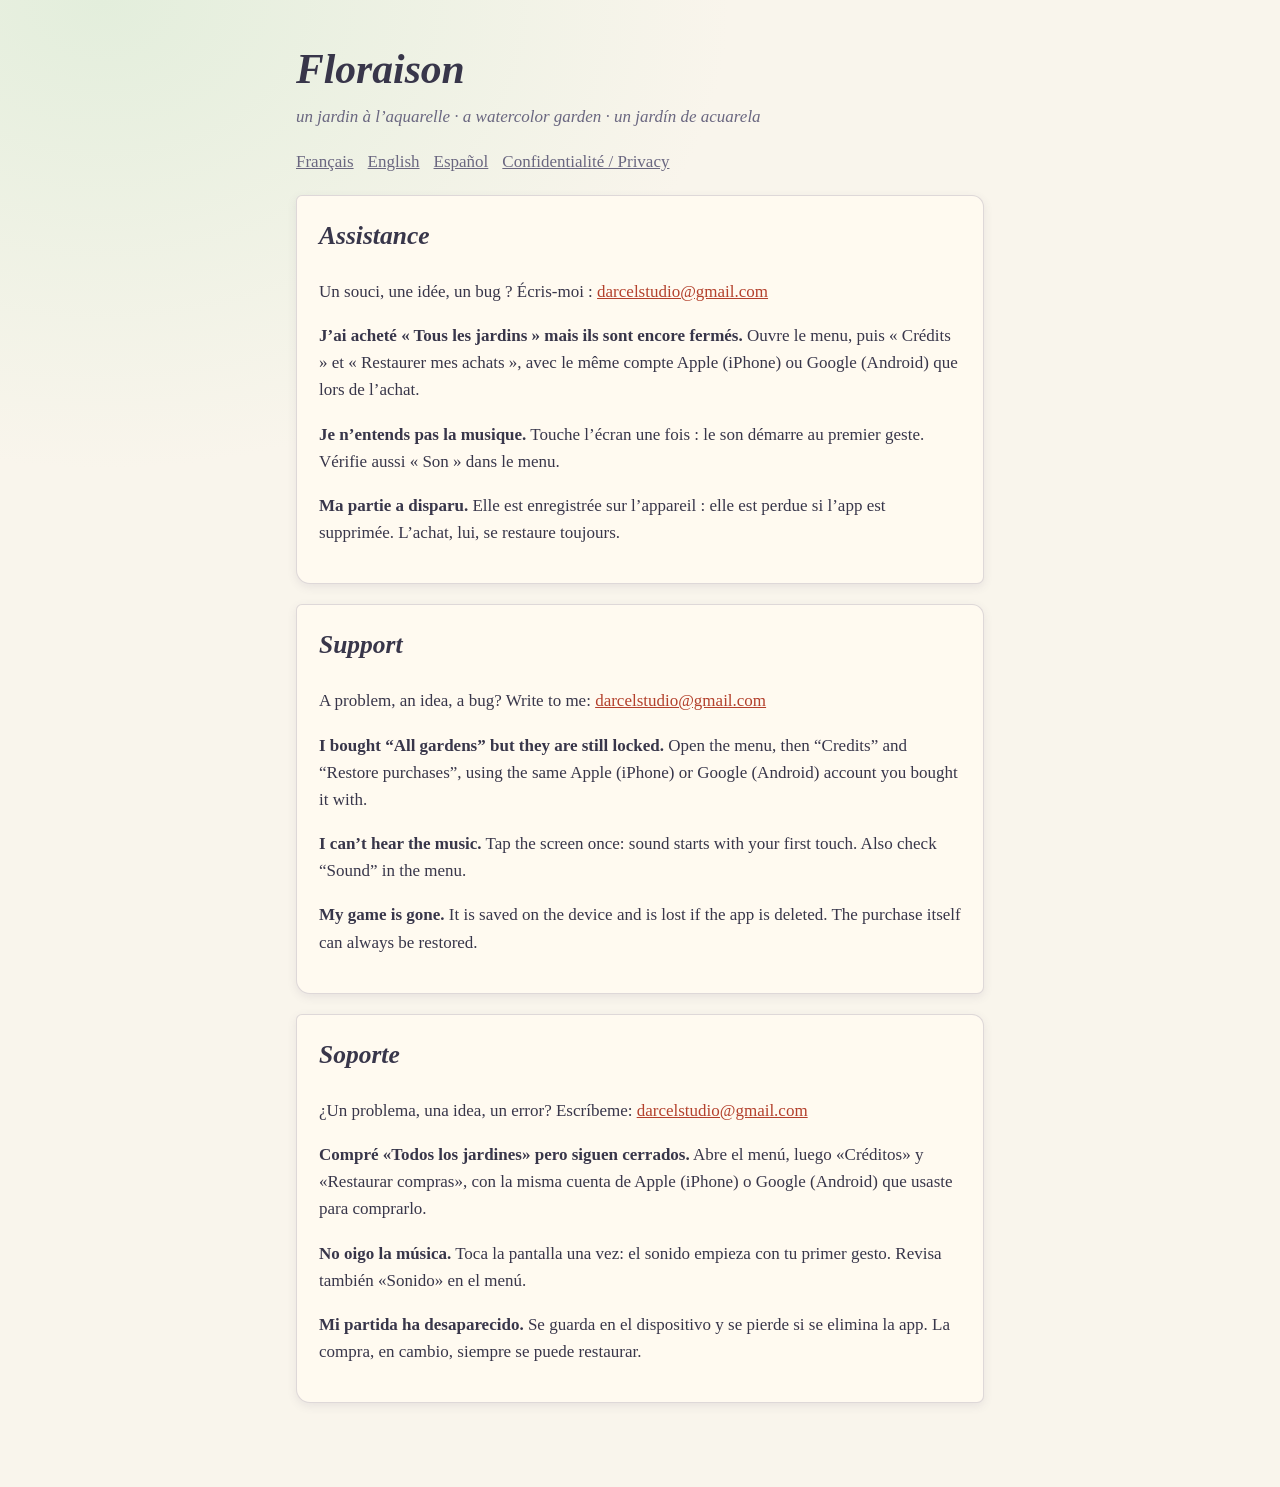
<file: index.html>
<!doctype html>
<html lang="fr">
<head>
<meta charset="utf-8">
<meta name="viewport" content="width=device-width, initial-scale=1">
<title>Floraison · Assistance / Support / Soporte</title>
<link rel="stylesheet" href="style.css">
</head>
<body>
<main>
<h1>Floraison</h1>
<p class="tag">un jardin à l’aquarelle · a watercolor garden · un jardín de acuarela</p>
<nav><a href="#fr">Français</a><a href="#en">English</a><a href="#es">Español</a><a href="privacy.html">Confidentialité / Privacy</a></nav>

<section id="fr">
<h2>Assistance</h2>
<p>Un souci, une idée, un bug ? Écris-moi : <a href="mailto:darcelstudio@gmail.com">darcelstudio@gmail.com</a></p>
<p><strong>J’ai acheté « Tous les jardins » mais ils sont encore fermés.</strong> Ouvre le menu, puis « Crédits » et « Restaurer mes achats », avec le même compte Apple (iPhone) ou Google (Android) que lors de l’achat.</p>
<p><strong>Je n’entends pas la musique.</strong> Touche l’écran une fois : le son démarre au premier geste. Vérifie aussi « Son » dans le menu.</p>
<p><strong>Ma partie a disparu.</strong> Elle est enregistrée sur l’appareil : elle est perdue si l’app est supprimée. L’achat, lui, se restaure toujours.</p>
</section>

<section id="en">
<h2>Support</h2>
<p>A problem, an idea, a bug? Write to me: <a href="mailto:darcelstudio@gmail.com">darcelstudio@gmail.com</a></p>
<p><strong>I bought “All gardens” but they are still locked.</strong> Open the menu, then “Credits” and “Restore purchases”, using the same Apple (iPhone) or Google (Android) account you bought it with.</p>
<p><strong>I can’t hear the music.</strong> Tap the screen once: sound starts with your first touch. Also check “Sound” in the menu.</p>
<p><strong>My game is gone.</strong> It is saved on the device and is lost if the app is deleted. The purchase itself can always be restored.</p>
</section>

<section id="es">
<h2>Soporte</h2>
<p>¿Un problema, una idea, un error? Escríbeme: <a href="mailto:darcelstudio@gmail.com">darcelstudio@gmail.com</a></p>
<p><strong>Compré «Todos los jardines» pero siguen cerrados.</strong> Abre el menú, luego «Créditos» y «Restaurar compras», con la misma cuenta de Apple (iPhone) o Google (Android) que usaste para comprarlo.</p>
<p><strong>No oigo la música.</strong> Toca la pantalla una vez: el sonido empieza con tu primer gesto. Revisa también «Sonido» en el menú.</p>
<p><strong>Mi partida ha desaparecido.</strong> Se guarda en el dispositivo y se pierde si se elimina la app. La compra, en cambio, siempre se puede restaurar.</p>
</section>
</main>
</body>
</html>
</file>
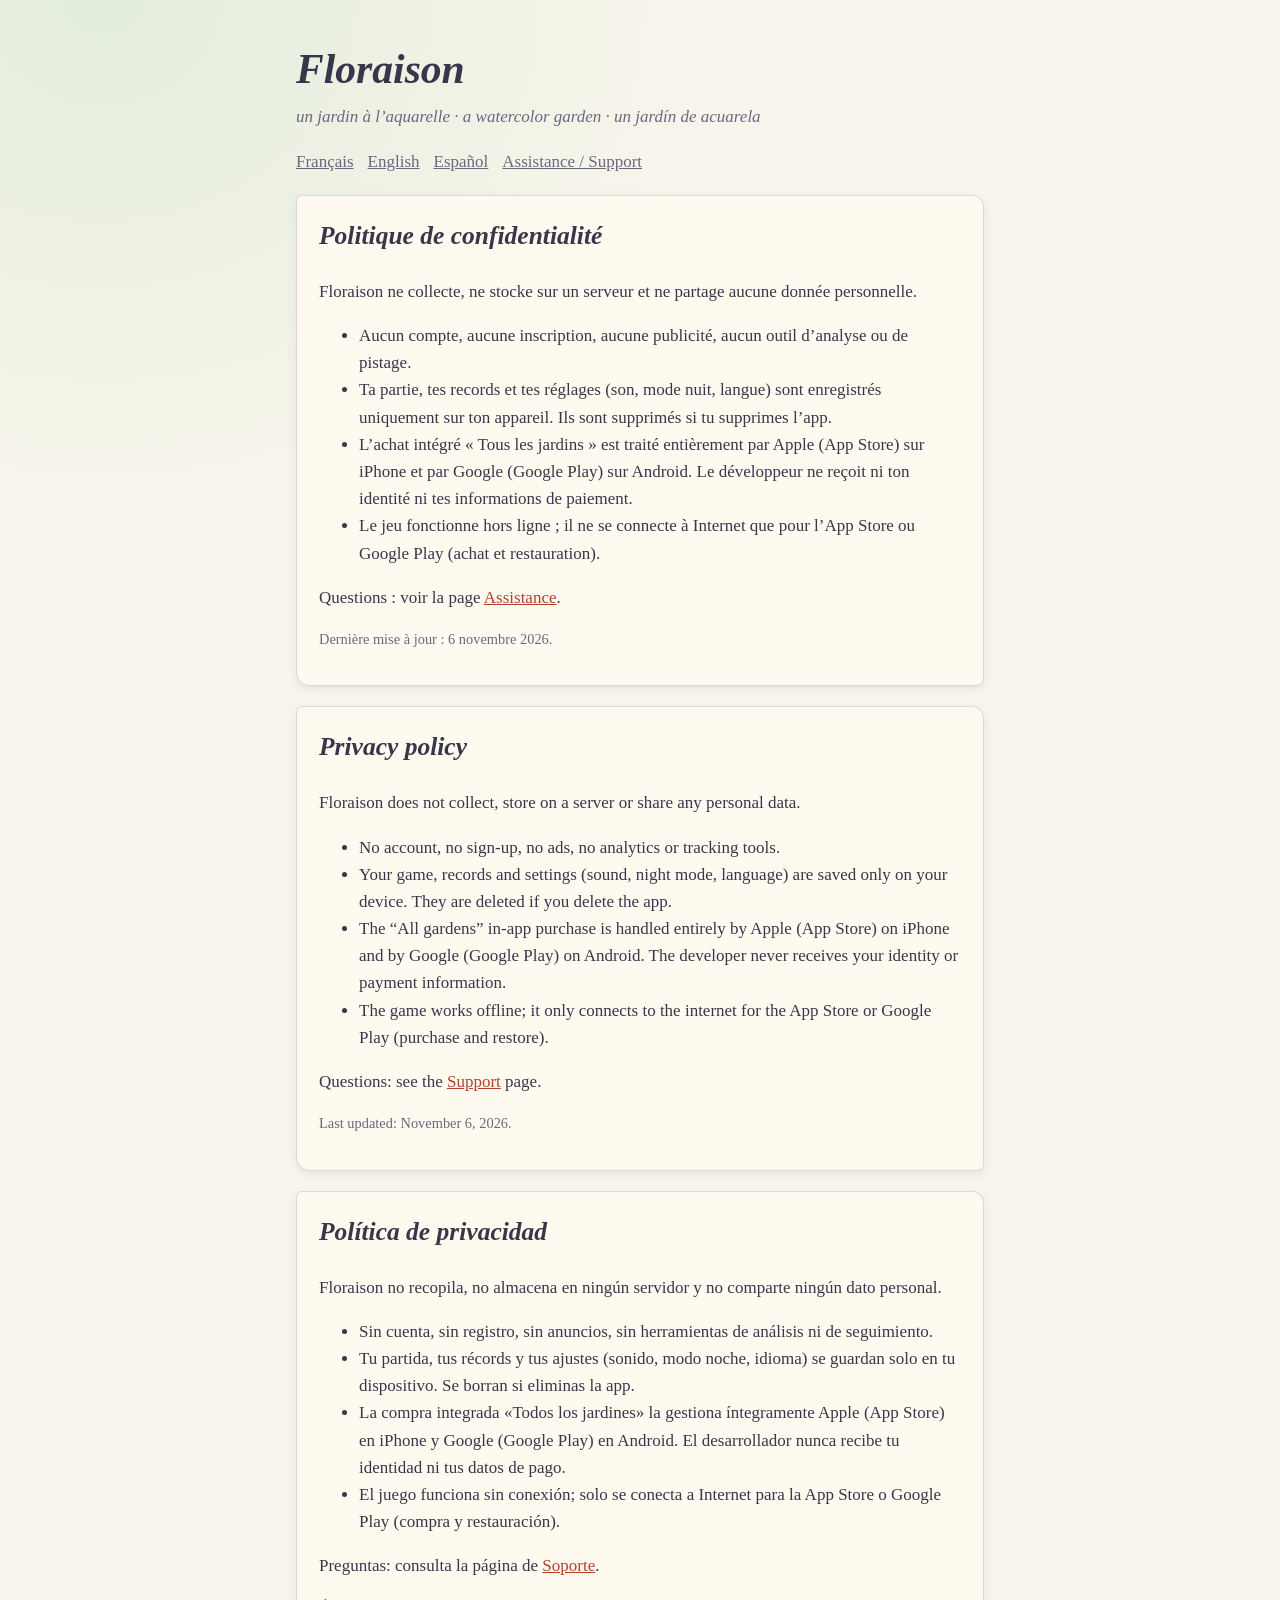
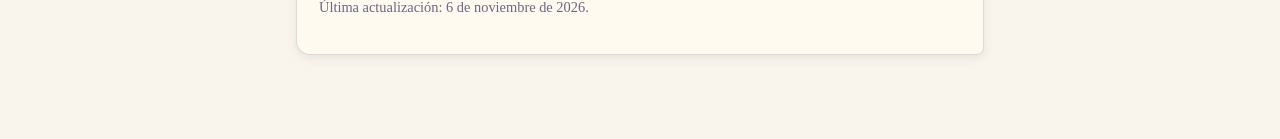
<file: privacy.html>
<!doctype html>
<html lang="fr">
<head>
<meta charset="utf-8">
<meta name="viewport" content="width=device-width, initial-scale=1">
<title>Floraison · Confidentialité / Privacy / Privacidad</title>
<link rel="stylesheet" href="style.css">
</head>
<body>
<main>
<h1>Floraison</h1>
<p class="tag">un jardin à l’aquarelle · a watercolor garden · un jardín de acuarela</p>
<nav><a href="#fr">Français</a><a href="#en">English</a><a href="#es">Español</a><a href="index.html">Assistance / Support</a></nav>

<section id="fr">
<h2>Politique de confidentialité</h2>
<p>Floraison ne collecte, ne stocke sur un serveur et ne partage aucune donnée personnelle.</p>
<ul>
<li>Aucun compte, aucune inscription, aucune publicité, aucun outil d’analyse ou de pistage.</li>
<li>Ta partie, tes records et tes réglages (son, mode nuit, langue) sont enregistrés uniquement sur ton appareil. Ils sont supprimés si tu supprimes l’app.</li>
<li>L’achat intégré « Tous les jardins » est traité entièrement par Apple (App Store) sur iPhone et par Google (Google Play) sur Android. Le développeur ne reçoit ni ton identité ni tes informations de paiement.</li>
<li>Le jeu fonctionne hors ligne ; il ne se connecte à Internet que pour l’App Store ou Google Play (achat et restauration).</li>
</ul>
<p>Questions : voir la page <a href="index.html">Assistance</a>.</p>
<p class="muted">Dernière mise à jour : 6 novembre 2026.</p>
</section>

<section id="en">
<h2>Privacy policy</h2>
<p>Floraison does not collect, store on a server or share any personal data.</p>
<ul>
<li>No account, no sign-up, no ads, no analytics or tracking tools.</li>
<li>Your game, records and settings (sound, night mode, language) are saved only on your device. They are deleted if you delete the app.</li>
<li>The “All gardens” in-app purchase is handled entirely by Apple (App Store) on iPhone and by Google (Google Play) on Android. The developer never receives your identity or payment information.</li>
<li>The game works offline; it only connects to the internet for the App Store or Google Play (purchase and restore).</li>
</ul>
<p>Questions: see the <a href="index.html">Support</a> page.</p>
<p class="muted">Last updated: November 6, 2026.</p>
</section>

<section id="es">
<h2>Política de privacidad</h2>
<p>Floraison no recopila, no almacena en ningún servidor y no comparte ningún dato personal.</p>
<ul>
<li>Sin cuenta, sin registro, sin anuncios, sin herramientas de análisis ni de seguimiento.</li>
<li>Tu partida, tus récords y tus ajustes (sonido, modo noche, idioma) se guardan solo en tu dispositivo. Se borran si eliminas la app.</li>
<li>La compra integrada «Todos los jardines» la gestiona íntegramente Apple (App Store) en iPhone y Google (Google Play) en Android. El desarrollador nunca recibe tu identidad ni tus datos de pago.</li>
<li>El juego funciona sin conexión; solo se conecta a Internet para la App Store o Google Play (compra y restauración).</li>
</ul>
<p>Preguntas: consulta la página de <a href="index.html">Soporte</a>.</p>
<p class="muted">Última actualización: 6 de noviembre de 2026.</p>
</section>
</main>
</body>
</html>
</file>
<file: style.css>
/* Pages d'aide et de confidentialité de Floraison : papier crème, encre, serif de dictionnaire */
:root { --paper: #f9f5ec; --card: #fffaf0; --ink: #38364a; --ink-2: #6a6780; --line: rgba(92,80,120,.2); --accent: #b3402c; }
* { box-sizing: border-box; }
body { margin: 0; background: var(--paper) radial-gradient(70% 45% at 8% 0%, #e3eedc, transparent 70%); color: var(--ink);
       font: 17px/1.6 "Iowan Old Style", "Palatino", Georgia, serif; min-height: 100vh; }
main { max-width: 720px; margin: 0 auto; padding: 36px 16px 64px; }
h1 { font-size: 2.6rem; font-style: italic; font-weight: 600; margin: 0; }
.tag { margin: 0 0 18px; color: var(--ink-2); font-style: italic; }
h2 { margin-top: 0; font-style: italic; font-weight: 600; }
nav a { color: var(--ink-2); margin-right: 14px; }
section { background: var(--card); border: 1px solid var(--line); border-radius: 6px 12px 7px 14px; padding: 20px 22px; margin: 20px 0; box-shadow: 0 3px 10px rgba(80,70,110,.1); }
a { color: var(--accent); }
.muted { color: var(--ink-2); font-size: .9rem; }
</file>
